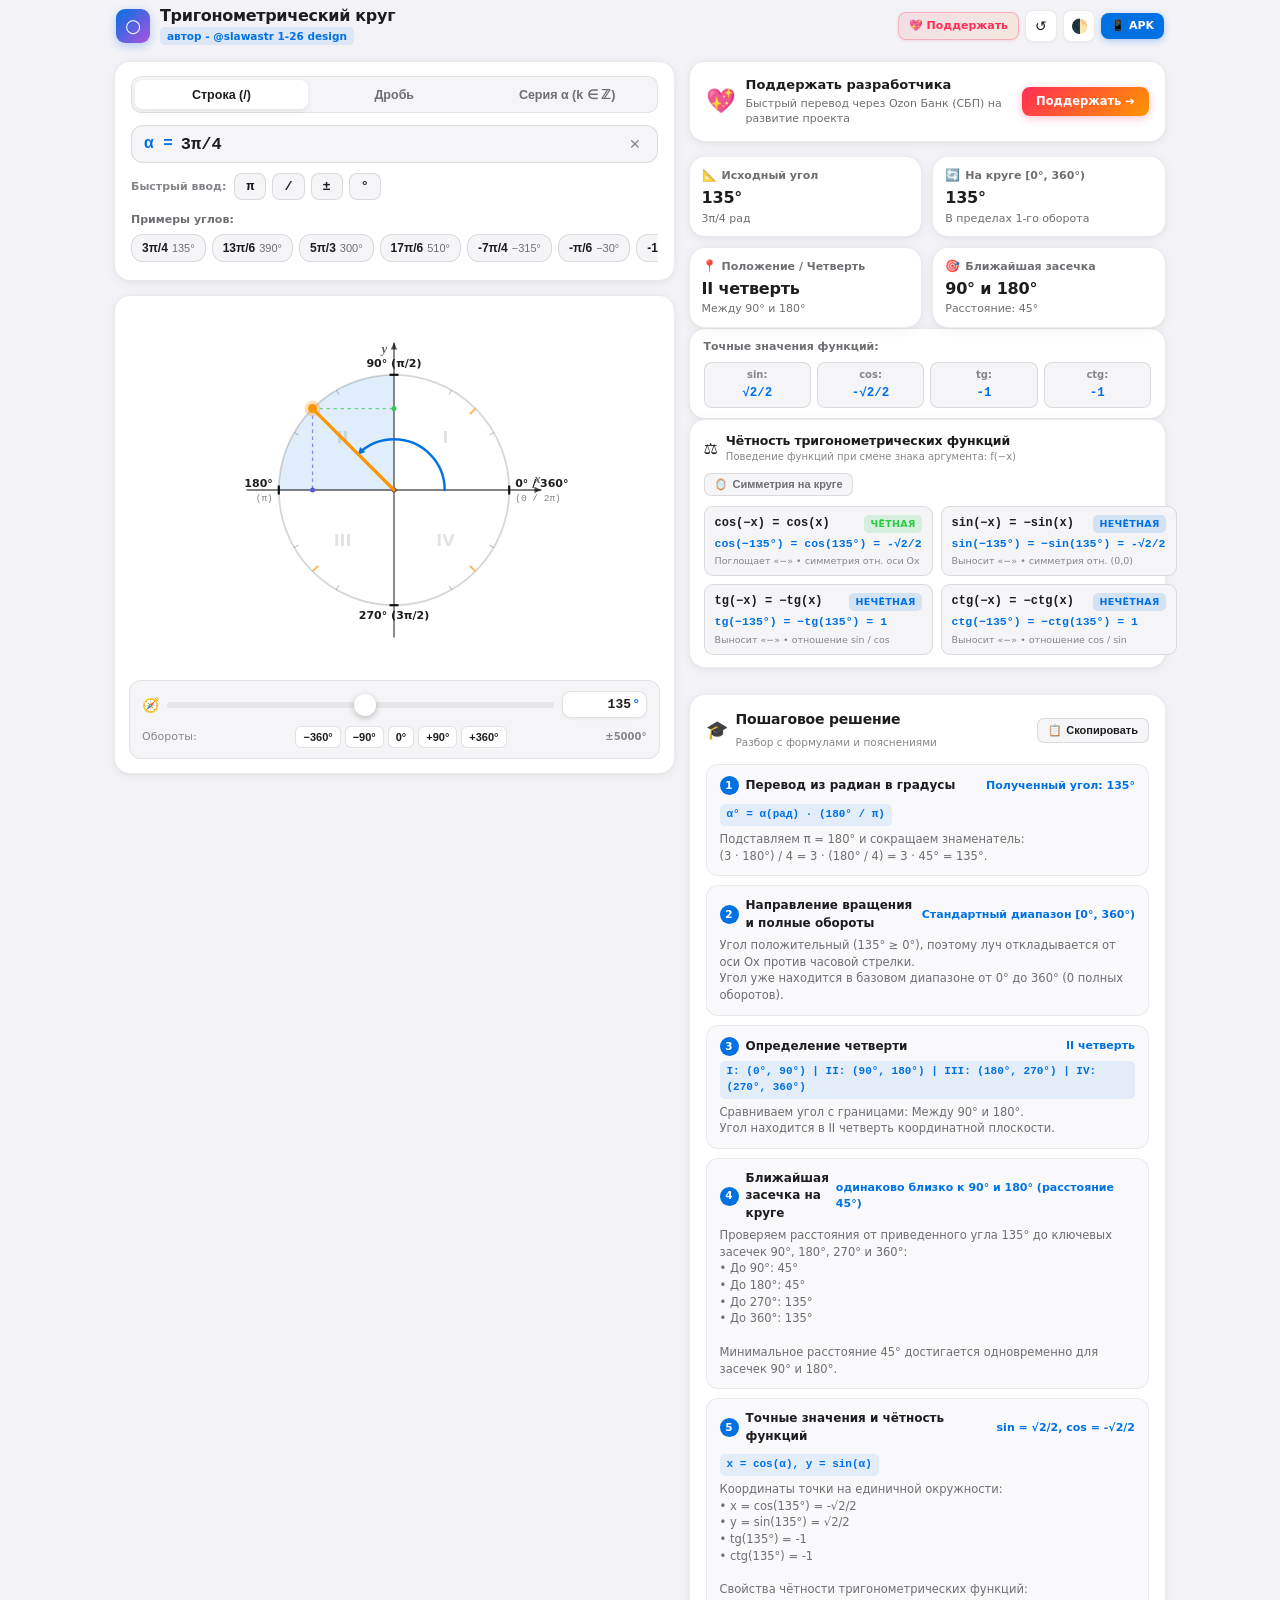
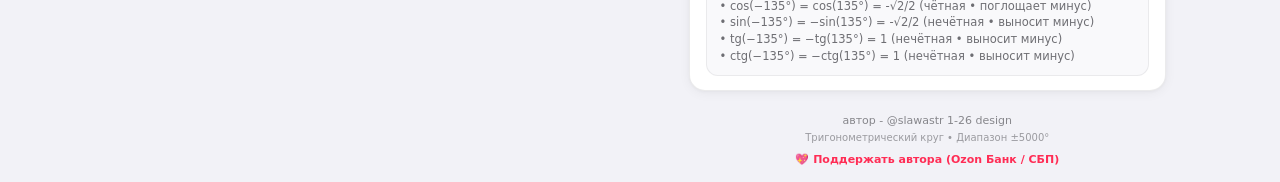
<file: index.html>
<!DOCTYPE html>
<html lang="ru">
<head>
    <meta charset="UTF-8">
    <meta name="viewport" content="width=device-width, initial-scale=1.0, maximum-scale=1.0, user-scalable=no, viewport-fit=cover">
    <title>Тригонометрический круг — @slawastr 1-26 design</title>
    
    <!-- PWA & Mobile Web App Meta -->
    <meta name="apple-mobile-web-app-capable" content="yes">
    <meta name="apple-mobile-web-app-status-bar-style" content="black-translucent">
    <meta name="apple-mobile-web-app-title" content="ТригКруг">
    <meta name="theme-color" content="#121214">
    <link rel="icon" type="image/png" href="icons/icon-192.png">
    <link rel="stylesheet" href="css/style.css?v=1.0.4">
</head>
<body>

    <!-- Main App Container -->
    <div class="app-layout">

        <!-- Top Header Bar (Native mobile & desktop style) -->
        <header class="app-navbar">
            <div class="navbar-brand">
                <div class="app-logo">○</div>
                <div class="brand-info">
                    <h1 class="brand-title">Тригонометрический круг</h1>
                    <span class="brand-author">автор - @slawastr 1-26 design</span>
                </div>
            </div>

            <div class="navbar-actions">
                <a href="https://finance.ozon.ru/apps/sbp/ozonbankpay/01a155d9-e962-7ffe-aa0c-ac329362226c" class="donate-header-pill" target="_blank" title="Поддержать автора через Ozon Банк (СБП)">
                    <span>💖 Поддержать</span>
                </a>
                <button type="button" id="btnReset" class="nav-icon-btn" title="Сбросить угол к 0°">
                    <span>↺</span>
                </button>
                <button type="button" id="themeToggleBtn" class="nav-icon-btn" title="Сменить тему оформления">
                    <span id="themeIcon">🌓</span>
                </button>
                <a href="https://github.com/SLAWASTR/geometry/releases/download/v1.0.0/TrigCircle.apk" class="apk-download-pill" target="_blank" title="Скачать приложение для Android">
                    <span>📱 APK</span>
                </a>
            </div>
        </header>

        <!-- Main Content Area -->
        <main class="content-container">

            <!-- Left Column on Desktop / Main Flow on Mobile -->
            <div class="content-column column-primary">

                <!-- 1. Input Section Card -->
                <section class="ui-card">
                    <!-- Segmented Mode Switcher -->
                    <div class="segmented-control" role="tablist">
                        <button type="button" id="modeInlineBtn" class="segment-btn active" role="tab" aria-selected="true">
                            Строка (/)
                        </button>
                        <button type="button" id="modeFractionBtn" class="segment-btn" role="tab" aria-selected="false">
                            Дробь
                        </button>
                        <button type="button" id="modeSeriesBtn" class="segment-btn" role="tab" aria-selected="false">
                            Серия α (k ∈ ℤ)
                        </button>
                    </div>

                    <!-- Mode 1: Inline Text Input -->
                    <div id="inlineContainer" class="input-pane">
                        <div class="math-input-box">
                            <span class="math-prefix">α =</span>
                            <input type="text" id="inlineInput" class="math-input-field" placeholder="например: 3π/4, 13π/6, -16п/3..." value="3π/4" autocomplete="off" autocorrect="off" autocapitalize="off" spellcheck="false">
                            <button type="button" id="clearInputBtn" class="input-clear-btn" title="Очистить">✕</button>
                        </div>
                        <div class="quick-symbols-bar">
                            <span class="quick-label">Быстрый ввод:</span>
                            <button type="button" class="quick-sym-btn" data-sym="π">π</button>
                            <button type="button" class="quick-sym-btn" data-sym="/">/</button>
                            <button type="button" class="quick-sym-btn" data-sym="−">±</button>
                            <button type="button" class="quick-sym-btn" data-sym="°">°</button>
                        </div>
                    </div>

                    <!-- Mode 2: Textbook Fraction Box -->
                    <div id="fractionContainer" class="input-pane hidden">
                        <div class="fraction-widget">
                            <button type="button" id="signToggleBtn" class="fraction-sign-btn" title="Переключить знак (+/−)">+</button>
                            <div class="fraction-vertical">
                                <input type="text" id="numInput" class="fraction-field" placeholder="3π" value="3π" autocomplete="off" spellcheck="false">
                                <div class="fraction-separator"></div>
                                <input type="text" id="denInput" class="fraction-field" placeholder="4" value="4" autocomplete="off" spellcheck="false">
                            </div>
                            <div class="fraction-options">
                                <div class="options-row">
                                    <button type="button" id="addPiBtn" class="mini-btn">+π</button>
                                    <button type="button" id="clearFracBtn" class="mini-btn">Сброс</button>
                                </div>
                                <div class="denominators-row">
                                    <button type="button" class="den-chip" data-den="2">/2</button>
                                    <button type="button" class="den-chip" data-den="3">/3</button>
                                    <button type="button" class="den-chip" data-den="4">/4</button>
                                    <button type="button" class="den-chip" data-den="6">/6</button>
                                </div>
                            </div>
                        </div>
                    </div>

                    <!-- Mode 3: Series with Alpha (Задание №6) -->
                    <div id="seriesContainer" class="input-pane hidden">
                        <!-- Tasks from textbook / photo -->
                        <div class="series-tasks-shelf">
                            <div class="shelf-label">Задание №6 (из учебника):</div>
                            <div class="series-tasks-grid">
                                <button type="button" class="series-task-pill active" data-series="-α + 2πn, n ∈ Z">
                                    <span class="task-badge">1</span> <b>-α + 2πn</b> <span class="task-param">n ∈ ℤ</span>
                                </button>
                                <button type="button" class="series-task-pill" data-series="α + πl, l ∈ Z">
                                    <span class="task-badge">2</span> <b>α + πl</b> <span class="task-param">l ∈ ℤ</span>
                                </button>
                                <button type="button" class="series-task-pill" data-series="α + π/2 * k, k ∈ Z">
                                    <span class="task-badge">3</span> <b>α + π/2·k</b> <span class="task-param">k ∈ ℤ</span>
                                </button>
                                <button type="button" class="series-task-pill" data-series="-α + π/4 * n, n ∈ Z">
                                    <span class="task-badge">4</span> <b>-α + π/4·n</b> <span class="task-param">n ∈ ℤ</span>
                                </button>
                            </div>
                            <div class="series-tasks-more">
                                <button type="button" class="mini-task-chip" data-series="α + 2πk, k ∈ Z">α + 2πk</button>
                                <button type="button" class="mini-task-chip" data-series="-α + πk, k ∈ Z">-α + πk</button>
                                <button type="button" class="mini-task-chip" data-series="π - α + 2πk, k ∈ Z">π - α + 2πk</button>
                                <button type="button" class="mini-task-chip" data-series="π/2 - α + 2πk, k ∈ Z">π/2 - α + 2πk</button>
                            </div>
                        </div>

                        <!-- Math Input for Series -->
                        <div class="math-input-box" style="margin-top: 10px;">
                            <span class="math-prefix">Серия:</span>
                            <input type="text" id="seriesInput" class="math-input-field" placeholder="например: -α + 2πn, n ∈ Z" value="-α + 2πn, n ∈ Z" autocomplete="off" autocorrect="off" autocapitalize="off" spellcheck="false">
                            <button type="button" id="clearSeriesBtn" class="input-clear-btn" title="Очистить">✕</button>
                        </div>

                        <!-- Quick symbols for series -->
                        <div class="quick-symbols-bar">
                            <span class="quick-label">Вставка:</span>
                            <button type="button" class="quick-series-sym" data-sym="α">α</button>
                            <button type="button" class="quick-series-sym" data-sym="π">π</button>
                            <button type="button" class="quick-series-sym" data-sym="+">+</button>
                            <button type="button" class="quick-series-sym" data-sym="-">−</button>
                            <button type="button" class="quick-series-sym" data-sym="/">/</button>
                            <button type="button" class="quick-series-sym" data-sym="n">n</button>
                            <button type="button" class="quick-series-sym" data-sym="k">k</button>
                            <button type="button" class="quick-series-sym" data-sym="l">l</button>
                            <button type="button" class="quick-series-sym" data-sym=", n ∈ ℤ">, n ∈ ℤ</button>
                        </div>

                        <!-- Reference Alpha Angle Control -->
                        <div class="alpha-control-box">
                            <div class="alpha-control-header">
                                <span class="alpha-label">Опорный угол <b>α</b> (I четверть):</span>
                                <div class="degree-input-wrapper" title="Ввести угол α вручную в градусах">
                                    <input type="number" id="alphaInputField" class="degree-input-field alpha-input-field" min="1" max="89" step="1" value="35">
                                    <span class="degree-unit">°</span>
                                </div>
                            </div>
                            <div class="alpha-slider-row">
                                <input type="range" id="alphaSlider" class="app-range-slider" min="15" max="75" step="1" value="35">
                                <button type="button" id="toggleAlphaRefBtn" class="alpha-toggle-btn active" title="Показывать опорный луч α на круге">
                                    Луч α
                                </button>
                            </div>
                            <div class="alpha-quick-picks">
                                <button type="button" class="alpha-chip" data-deg="30">30°</button>
                                <button type="button" class="alpha-chip active" data-deg="35">35°</button>
                                <button type="button" class="alpha-chip" data-deg="45">45°</button>
                                <button type="button" class="alpha-chip" data-deg="60">60°</button>
                            </div>
                        </div>
                    </div>

                    <!-- Error Banner -->
                    <div id="errorBanner" class="ui-error-banner hidden">
                        <span class="error-icon">⚠️</span>
                        <span id="errorText"></span>
                    </div>

                    <!-- Examples Shelf -->
                    <div class="examples-shelf">
                        <div class="shelf-label">Примеры углов:</div>
                        <div class="examples-list">
                            <button type="button" class="example-pill" data-val="3π/4"><b>3π/4</b> <span class="pill-deg">135°</span></button>
                            <button type="button" class="example-pill" data-val="13π/6"><b>13π/6</b> <span class="pill-deg">390°</span></button>
                            <button type="button" class="example-pill" data-val="5π/3"><b>5π/3</b> <span class="pill-deg">300°</span></button>
                            <button type="button" class="example-pill" data-val="17π/6"><b>17π/6</b> <span class="pill-deg">510°</span></button>
                            <button type="button" class="example-pill" data-val="-7π/4"><b>-7π/4</b> <span class="pill-deg">−315°</span></button>
                            <button type="button" class="example-pill" data-val="-π/6"><b>-π/6</b> <span class="pill-deg">−30°</span></button>
                            <button type="button" class="example-pill" data-val="-11π/6"><b>-11π/6</b> <span class="pill-deg">−330°</span></button>
                            <button type="button" class="example-pill" data-val="-16π/3"><b>-16π/3</b> <span class="pill-deg">−960°</span></button>
                            <button type="button" class="example-pill" data-val="π"><b>π</b> <span class="pill-deg">180°</span></button>
                            <button type="button" class="example-pill" data-val="3π/2"><b>3π/2</b> <span class="pill-deg">270°</span></button>
                        </div>
                    </div>
                </section>

                <!-- 2. Circle Canvas Card -->
                <section class="ui-card circle-section">
                    <div class="canvas-holder">
                        <canvas id="trigCanvas"></canvas>
                    </div>

                    <!-- Angle Slider & Steppers [-5000° ... +5000°] -->
                    <div class="controls-panel">
                        <div class="slider-box">
                            <span class="control-icon">🧭</span>
                            <input type="range" id="angleSlider" class="app-range-slider" min="-5000" max="5000" step="1" value="135">
                            <div class="degree-input-wrapper" title="Ввести градусы угла вручную">
                                <input type="number" id="degreeInputField" class="degree-input-field" min="-5000" max="5000" step="1" value="135">
                                <span class="degree-unit">°</span>
                            </div>
                        </div>

                        <div class="steppers-bar">
                            <span class="steppers-hint">Обороты:</span>
                            <div class="steppers-group">
                                <button type="button" id="stepperMinus360" class="stepper-btn">−360°</button>
                                <button type="button" id="stepperMinus90" class="stepper-btn">−90°</button>
                                <button type="button" id="stepperZero" class="stepper-btn stepper-zero">0°</button>
                                <button type="button" id="stepperPlus90" class="stepper-btn">+90°</button>
                                <button type="button" id="stepperPlus360" class="stepper-btn">+360°</button>
                            </div>
                            <span class="range-hint">±5000°</span>
                        </div>
                    </div>
                </section>

            </div>

            <!-- Right Column on Desktop / Bottom Section on Mobile -->
            <div class="content-column column-secondary">

                <!-- Support Developer Banner Card -->
                <section class="ui-card donate-card">
                    <div class="donate-inner">
                        <div class="donate-badge-wrap">
                            <span class="donate-heart">💖</span>
                            <div class="donate-copy">
                                <div class="donate-title">Поддержать разработчика</div>
                                <div class="donate-desc">Быстрый перевод через Ozon Банк (СБП) на развитие проекта</div>
                            </div>
                        </div>
                        <a href="https://finance.ozon.ru/apps/sbp/ozonbankpay/01a155d9-e962-7ffe-aa0c-ac329362226c" target="_blank" class="donate-cta-button">
                            Поддержать ➔
                        </a>
                    </div>
                </section>

                <!-- 3A. Single Angle Mode Metrics -->
                <div id="standardMetricsSection">
                    <section class="metrics-grid">
                        <div class="ui-card metric-item">
                            <div class="metric-top">
                                <span class="metric-emoji">📐</span>
                                <span class="metric-label">Исходный угол</span>
                            </div>
                            <div id="metricOriginalDeg" class="metric-main">135°</div>
                            <div id="metricOriginalRad" class="metric-desc">3π/4 рад</div>
                        </div>

                        <div class="ui-card metric-item">
                            <div class="metric-top">
                                <span class="metric-emoji">🔄</span>
                                <span class="metric-label">На круге [0°, 360°)</span>
                            </div>
                            <div id="metricNormDeg" class="metric-main">135°</div>
                            <div id="metricTurns" class="metric-desc">В пределах 1-го оборота</div>
                        </div>

                        <div class="ui-card metric-item">
                            <div class="metric-top">
                                <span class="metric-emoji">📍</span>
                                <span class="metric-label">Положение / Четверть</span>
                            </div>
                            <div id="metricQuadrant" class="metric-main">II четверть</div>
                            <div id="metricQuadrantBounds" class="metric-desc">Между 90° и 180°</div>
                        </div>

                        <div class="ui-card metric-item">
                            <div class="metric-top">
                                <span class="metric-emoji">🎯</span>
                                <span class="metric-label">Ближайшая засечка</span>
                            </div>
                            <div id="metricNearest" class="metric-main">90° и 180°</div>
                            <div id="metricNearestDist" class="metric-desc">Расстояние: 45°</div>
                        </div>
                    </section>

                    <!-- Exact Trigonometric Values Strip -->
                    <section class="ui-card trig-functions-strip">
                        <div class="strip-header">Точные значения функций:</div>
                        <div class="functions-row">
                            <div class="function-box">
                                <span class="fn-tag">sin:</span>
                                <span id="valSin" class="fn-value">√2/2</span>
                            </div>
                            <div class="function-box">
                                <span class="fn-tag">cos:</span>
                                <span id="valCos" class="fn-value">-√2/2</span>
                            </div>
                            <div class="function-box">
                                <span class="fn-tag">tg:</span>
                                <span id="valTan" class="fn-value">-1</span>
                            </div>
                            <div class="function-box">
                                <span class="fn-tag">ctg:</span>
                                <span id="valCot" class="fn-value">-1</span>
                            </div>
                        </div>
                    </section>

                    <!-- Parity of Trigonometric Functions Card -->
                    <section class="ui-card parity-card">
                        <div class="parity-header">
                            <div class="parity-title-wrap">
                                <span class="parity-icon">⚖️</span>
                                <div>
                                    <div class="parity-title">Чётность тригонометрических функций</div>
                                    <div class="parity-subtitle">Поведение функций при смене знака аргумента: f(−x)</div>
                                </div>
                            </div>
                            <button type="button" id="toggleParityMirrorBtn" class="parity-toggle-btn" title="Показать точку −x и симметрию на круге">
                                <span class="parity-toggle-icon">🪞</span>
                                <span class="parity-toggle-text">Симметрия на круге</span>
                            </button>
                        </div>

                        <div class="parity-grid">
                            <div class="parity-item parity-even">
                                <div class="parity-item-top">
                                    <span class="parity-formula">cos(−x) = cos(x)</span>
                                    <span class="parity-badge badge-even">ЧЁТНАЯ</span>
                                </div>
                                <div id="parityCosCalc" class="parity-calc">cos(−135°) = cos(135°) = −√2/2</div>
                                <div class="parity-hint">Поглощает «−» • симметрия отн. оси Ox</div>
                            </div>

                            <div class="parity-item parity-odd">
                                <div class="parity-item-top">
                                    <span class="parity-formula">sin(−x) = −sin(x)</span>
                                    <span class="parity-badge badge-odd">НЕЧЁТНАЯ</span>
                                </div>
                                <div id="paritySinCalc" class="parity-calc">sin(−135°) = −sin(135°) = −√2/2</div>
                                <div class="parity-hint">Выносит «−» • симметрия отн. (0,0)</div>
                            </div>

                            <div class="parity-item parity-odd">
                                <div class="parity-item-top">
                                    <span class="parity-formula">tg(−x) = −tg(x)</span>
                                    <span class="parity-badge badge-odd">НЕЧЁТНАЯ</span>
                                </div>
                                <div id="parityTanCalc" class="parity-calc">tg(−135°) = −tg(135°) = 1</div>
                                <div class="parity-hint">Выносит «−» • отношение sin / cos</div>
                            </div>

                            <div class="parity-item parity-odd">
                                <div class="parity-item-top">
                                    <span class="parity-formula">ctg(−x) = −ctg(x)</span>
                                    <span class="parity-badge badge-odd">НЕЧЁТНАЯ</span>
                                </div>
                                <div id="parityCotCalc" class="parity-calc">ctg(−135°) = −ctg(135°) = 1</div>
                                <div class="parity-hint">Выносит «−» • отношение cos / sin</div>
                            </div>
                        </div>
                    </section>
                </div>

                <!-- 3B. Series with Alpha Mode Metrics (Задание №6) -->
                <div id="seriesMetricsSection" class="hidden">
                    <!-- Hero Quadrants Badge Card -->
                    <section class="ui-card series-hero-card">
                        <div class="series-hero-header">
                            <span class="series-hero-emoji">🎯</span>
                            <span class="series-hero-tag">Ответ задания (четверть):</span>
                        </div>
                        <div id="seriesQuadTitle" class="series-hero-title">IV четверть</div>
                        <div id="seriesQuadSub" class="series-hero-sub">1 точка на окружности • полный период 2π</div>
                    </section>

                    <!-- Series Parameters Grid (2x2) -->
                    <section class="metrics-grid">
                        <div class="ui-card metric-item">
                            <div class="metric-top">
                                <span class="metric-emoji">📌</span>
                                <span class="metric-label">Базовый угол</span>
                            </div>
                            <div id="seriesBaseAngle" class="metric-main">-α</div>
                            <div id="seriesBaseAngleDesc" class="metric-desc">По часовой стрелке</div>
                        </div>

                        <div class="ui-card metric-item">
                            <div class="metric-top">
                                <span class="metric-emoji">🔄</span>
                                <span class="metric-label">Период (шаг)</span>
                            </div>
                            <div id="seriesPeriod" class="metric-main">2π (360°)</div>
                            <div id="seriesPeriodDesc" class="metric-desc">Полный оборот</div>
                        </div>

                        <div class="ui-card metric-item">
                            <div class="metric-top">
                                <span class="metric-emoji">🔢</span>
                                <span class="metric-label">Параметр</span>
                            </div>
                            <div id="seriesParam" class="metric-main">n ∈ ℤ</div>
                            <div class="metric-desc">Любое целое число</div>
                        </div>

                        <div class="ui-card metric-item">
                            <div class="metric-top">
                                <span class="metric-emoji">📍</span>
                                <span class="metric-label">Число точек</span>
                            </div>
                            <div id="seriesNumPoints" class="metric-main">1 точка</div>
                            <div class="metric-desc">На единичном круге</div>
                        </div>
                    </section>

                    <!-- Points Table Card -->
                    <section class="ui-card series-points-card">
                        <div class="series-points-header">
                            <span>Положения лучей на круге:</span>
                            <span id="seriesPointsCountBadge" class="points-badge">1 точка</span>
                        </div>
                        <div id="seriesPointsList" class="series-points-list">
                            <!-- Populated dynamically -->
                        </div>
                    </section>
                </div>

                <!-- 5. Step-by-Step Educational Solution -->
                <section class="ui-card solution-section">
                    <div class="solution-top-bar">
                        <div class="solution-title-wrap">
                            <span class="solution-emoji">🎓</span>
                            <div>
                                <h2 class="solution-heading">Пошаговое решение</h2>
                                <span class="solution-subheading">Разбор с формулами и пояснениями</span>
                            </div>
                        </div>
                        <button type="button" id="copySolutionBtn" class="copy-action-btn" title="Скопировать всё решение">
                            <span class="copy-icon">📋</span>
                            <span id="copyBtnText">Скопировать</span>
                        </button>
                    </div>

                    <div id="stepsContainer" class="steps-flow">
                        <!-- Populated dynamically -->
                    </div>
                </section>

                <!-- Footer Attribution -->
                <footer class="app-footer">
                    <div class="footer-author">автор - @slawastr 1-26 design</div>
                    <div class="footer-meta">Тригонометрический круг • Диапазон ±5000°</div>
                    <div style="margin-top: 6px;">
                        <a href="https://finance.ozon.ru/apps/sbp/ozonbankpay/01a155d9-e962-7ffe-aa0c-ac329362226c" target="_blank" class="footer-donate-link">💖 Поддержать автора (Ozon Банк / СБП)</a>
                    </div>
                </footer>

            </div>

        </main>

    </div>

    <!-- Application Scripts -->
    <script src="js/trigEngine.js?v=1.0.4"></script>
    <script src="js/circleCanvas.js?v=1.0.4"></script>
    <script src="js/app.js?v=1.0.4"></script>
    <script>
        // Completely disable offline caching, unregister Service Workers, and clear caches
        if ('serviceWorker' in navigator) {
            navigator.serviceWorker.getRegistrations().then(function(registrations) {
                for (var i = 0; i < registrations.length; i++) {
                    registrations[i].unregister();
                }
            });
        }
        if ('caches' in window) {
            caches.keys().then(function(keys) {
                keys.forEach(function(key) {
                    caches.delete(key);
                });
            });
        }
    </script>
</body>
</html>
</file>
<file: css/style.css>
/**
 * Clean & Modern Apple Design System for Trigonometric Circle
 * Автор: @slawastr 1-26 design
 */

:root {
    /* Apple Light Palette */
    --app-bg: #f2f2f7;
    --card-bg: #ffffff;
    --card-border: rgba(60, 60, 67, 0.1);
    --card-shadow: 0 2px 12px rgba(0, 0, 0, 0.05), 0 1px 3px rgba(0, 0, 0, 0.03);
    --input-bg: #f5f5f7;
    --input-border: rgba(60, 60, 67, 0.15);
    --text-primary: #1d1d1f;
    --text-secondary: #6e6e73;
    --text-tertiary: #86868b;
    --accent-blue: #0071e3;
    --accent-blue-hover: #0077ed;
    --accent-blue-subtle: rgba(0, 113, 227, 0.09);
    --accent-orange: #ff9500;
    --accent-green: #34c759;
    --accent-red: #ff3b30;
    --accent-purple: #af52de;
    --slider-track: #e5e5ea;
    --step-card-bg: #f9f9fb;
    --step-card-border: rgba(60, 60, 67, 0.08);
    --radius-sm: 8px;
    --radius-md: 12px;
    --radius-lg: 16px;
}

[data-theme="dark"] {
    /* Apple Dark Palette */
    --app-bg: #121214;
    --card-bg: #1c1c1e;
    --card-border: rgba(255, 255, 255, 0.1);
    --card-shadow: 0 4px 18px rgba(0, 0, 0, 0.4);
    --input-bg: #2c2c2e;
    --input-border: rgba(255, 255, 255, 0.14);
    --text-primary: #f5f5f7;
    --text-secondary: #98989d;
    --text-tertiary: #6e6e73;
    --accent-blue: #0a84ff;
    --accent-blue-hover: #2691ff;
    --accent-blue-subtle: rgba(10, 132, 255, 0.16);
    --accent-orange: #ff9f0a;
    --accent-green: #30d158;
    --accent-red: #ff453a;
    --accent-purple: #bf5af2;
    --slider-track: #38383a;
    --step-card-bg: #242428;
    --step-card-border: rgba(255, 255, 255, 0.08);
}

@media (prefers-color-scheme: dark) {
    :root:not([data-theme="light"]) {
        --app-bg: #121214;
        --card-bg: #1c1c1e;
        --card-border: rgba(255, 255, 255, 0.1);
        --card-shadow: 0 4px 18px rgba(0, 0, 0, 0.4);
        --input-bg: #2c2c2e;
        --input-border: rgba(255, 255, 255, 0.14);
        --text-primary: #f5f5f7;
        --text-secondary: #98989d;
        --text-tertiary: #6e6e73;
        --accent-blue: #0a84ff;
        --accent-blue-hover: #2691ff;
        --accent-blue-subtle: rgba(10, 132, 255, 0.16);
        --accent-orange: #ff9f0a;
        --accent-green: #30d158;
        --accent-red: #ff453a;
        --accent-purple: #bf5af2;
        --slider-track: #38383a;
        --step-card-bg: #242428;
        --step-card-border: rgba(255, 255, 255, 0.08);
    }
}

* {
    box-sizing: border-box;
    margin: 0;
    padding: 0;
    -webkit-tap-highlight-color: transparent;
}

html, body {
    width: 100%;
    min-height: 100%;
    background-color: var(--app-bg);
    color: var(--text-primary);
    font-family: -apple-system, BlinkMacSystemFont, "SF Pro Text", "SF Pro Display", system-ui, sans-serif;
    line-height: 1.45;
    -webkit-font-smoothing: antialiased;
    -moz-osx-font-smoothing: grayscale;
}

/* App Container */
.app-layout {
    width: 100%;
    max-width: 1080px;
    margin: 0 auto;
    padding: env(safe-area-inset-top, 10px) 14px env(safe-area-inset-bottom, 24px) 14px;
    display: flex;
    flex-direction: column;
    gap: 14px;
}

/* Navigation Header */
.app-navbar {
    display: flex;
    align-items: center;
    justify-content: space-between;
    padding: 6px 2px 2px 2px;
}

.navbar-brand {
    display: flex;
    align-items: center;
    gap: 10px;
}

.app-logo {
    width: 34px;
    height: 34px;
    border-radius: 9px;
    background: linear-gradient(135deg, var(--accent-blue), var(--accent-purple));
    color: #ffffff;
    display: flex;
    align-items: center;
    justify-content: center;
    font-size: 18px;
    font-weight: 700;
    box-shadow: 0 3px 8px rgba(0, 113, 227, 0.28);
    flex-shrink: 0;
}

.brand-info {
    display: flex;
    flex-direction: column;
    gap: 2px;
}

.brand-title {
    font-size: 16px;
    font-weight: 700;
    letter-spacing: -0.3px;
    line-height: 1.2;
}

.brand-author {
    font-size: 10.5px;
    font-weight: 600;
    color: var(--accent-blue);
    background: var(--accent-blue-subtle);
    padding: 1.5px 7px;
    border-radius: 5px;
    align-self: flex-start;
}

.navbar-actions {
    display: flex;
    align-items: center;
    gap: 6px;
}

.donate-header-pill {
    display: inline-flex;
    align-items: center;
    gap: 4px;
    padding: 5px 10px;
    background: linear-gradient(135deg, rgba(255, 45, 85, 0.1), rgba(255, 149, 0, 0.1));
    border: 1px solid rgba(255, 45, 85, 0.28);
    color: #ff2d55;
    font-size: 11px;
    font-weight: 700;
    border-radius: 8px;
    text-decoration: none;
    transition: all 0.15s ease;
    box-shadow: 0 1px 3px rgba(255, 45, 85, 0.12);
}

[data-theme="dark"] .donate-header-pill {
    color: #ff375f;
    border-color: rgba(255, 55, 95, 0.4);
    background: rgba(255, 55, 95, 0.14);
}

.donate-header-pill:hover {
    background: linear-gradient(135deg, rgba(255, 45, 85, 0.18), rgba(255, 149, 0, 0.18));
    transform: translateY(-0.5px);
}

.donate-header-pill:active {
    transform: scale(0.96);
}

.nav-icon-btn {
    width: 32px;
    height: 32px;
    border-radius: 8px;
    border: 1px solid var(--card-border);
    background: var(--card-bg);
    color: var(--text-primary);
    cursor: pointer;
    display: flex;
    align-items: center;
    justify-content: center;
    font-size: 14px;
    transition: transform 0.12s ease, background-color 0.15s ease;
    box-shadow: 0 1px 3px rgba(0, 0, 0, 0.04);
}

.nav-icon-btn:active {
    transform: scale(0.94);
}

.apk-download-pill {
    display: inline-flex;
    align-items: center;
    gap: 4px;
    padding: 5px 10px;
    background: var(--accent-blue);
    color: #ffffff;
    font-size: 11px;
    font-weight: 600;
    border-radius: 8px;
    text-decoration: none;
    transition: transform 0.12s ease, opacity 0.15s ease;
    box-shadow: 0 2px 6px rgba(0, 113, 227, 0.3);
}

.apk-download-pill:active {
    transform: scale(0.95);
}

/* Main Content Container (Rock-solid for Safari on macOS & Android) */
.content-container {
    display: grid;
    grid-template-columns: minmax(0, 1.08fr) minmax(0, 0.92fr);
    gap: 14px;
    align-items: start;
    width: 100%;
}

.content-column {
    display: flex;
    flex-direction: column;
    gap: 14px;
    min-width: 0;
    width: 100%;
}

/* Support Developer Banner Card */
.donate-card {
    background: linear-gradient(135deg, rgba(255, 149, 0, 0.08), rgba(255, 45, 85, 0.08)), var(--card-bg);
    border: 1px solid rgba(255, 149, 0, 0.28);
    padding: 12px 14px;
}

.donate-inner {
    display: flex;
    align-items: center;
    justify-content: space-between;
    gap: 12px;
    flex-wrap: wrap;
}

.donate-badge-wrap {
    display: flex;
    align-items: center;
    gap: 10px;
    flex: 1;
    min-width: 180px;
}

.donate-heart {
    font-size: 24px;
    flex-shrink: 0;
}

.donate-copy {
    display: flex;
    flex-direction: column;
    gap: 2px;
}

.donate-title {
    font-size: 13px;
    font-weight: 700;
    color: var(--text-primary);
}

.donate-desc {
    font-size: 11px;
    color: var(--text-secondary);
    line-height: 1.35;
}

.donate-cta-button {
    padding: 6px 14px;
    background: linear-gradient(135deg, #ff2d55, #ff9500);
    color: #ffffff;
    font-size: 11.5px;
    font-weight: 700;
    border-radius: 8px;
    text-decoration: none;
    white-space: nowrap;
    transition: all 0.15s ease;
    box-shadow: 0 2px 8px rgba(255, 45, 85, 0.3);
    flex-shrink: 0;
}

.donate-cta-button:hover {
    opacity: 0.94;
    transform: translateY(-0.5px);
}

.donate-cta-button:active {
    transform: scale(0.96);
}

.footer-donate-link {
    color: #ff2d55;
    text-decoration: none;
    font-weight: 600;
    font-size: 11px;
    transition: opacity 0.15s ease;
}

.footer-donate-link:hover {
    text-decoration: underline;
}


/* Reusable Clean Card */
.ui-card {
    background: var(--card-bg);
    border: 1px solid var(--card-border);
    border-radius: var(--radius-lg);
    padding: 14px 16px;
    box-shadow: var(--card-shadow);
    min-width: 0;
}

/* Segmented Control */
.segmented-control {
    display: flex;
    background: var(--input-bg);
    padding: 3px;
    border-radius: 10px;
    border: 1px solid var(--card-border);
    margin-bottom: 12px;
}

.segment-btn {
    flex: 1;
    padding: 7px 10px;
    font-size: 12.5px;
    font-weight: 600;
    border: none;
    background: transparent;
    color: var(--text-secondary);
    border-radius: 8px;
    cursor: pointer;
    transition: all 0.16s ease;
    text-align: center;
}

.segment-btn.active {
    background: var(--card-bg);
    color: var(--text-primary);
    box-shadow: 0 2px 6px rgba(0, 0, 0, 0.08);
}

/* Math Input Box */
.math-input-box {
    display: flex;
    align-items: center;
    background: var(--input-bg);
    border: 1.5px solid var(--input-border);
    border-radius: var(--radius-md);
    padding: 6px 12px;
    gap: 8px;
    transition: border-color 0.15s ease, box-shadow 0.15s ease;
}

.math-input-box:focus-within {
    border-color: var(--accent-blue);
    box-shadow: 0 0 0 3px var(--accent-blue-subtle);
}

.math-prefix {
    font-family: ui-monospace, SFMono-Regular, Menlo, monospace;
    font-weight: 700;
    color: var(--accent-blue);
    font-size: 16px;
    flex-shrink: 0;
}

.math-input-field {
    flex: 1;
    min-width: 0;
    border: none;
    background: transparent;
    font-size: 17px;
    font-family: ui-monospace, SFMono-Regular, Menlo, monospace;
    font-weight: 600;
    color: var(--text-primary);
    outline: none;
}

.input-clear-btn {
    background: none;
    border: none;
    color: var(--text-tertiary);
    font-size: 14px;
    cursor: pointer;
    padding: 4px;
    flex-shrink: 0;
}

.input-clear-btn:hover {
    color: var(--text-primary);
}

/* Quick Symbols Toolbar */
.quick-symbols-bar {
    display: flex;
    align-items: center;
    gap: 6px;
    margin-top: 10px;
    flex-wrap: wrap;
}

.quick-label {
    font-size: 11px;
    font-weight: 600;
    color: var(--text-tertiary);
    margin-right: 2px;
}

.quick-sym-btn {
    padding: 5px 11px;
    border: 1px solid var(--input-border);
    background: var(--input-bg);
    color: var(--text-primary);
    font-size: 13.5px;
    font-family: ui-monospace, monospace;
    font-weight: 700;
    border-radius: var(--radius-sm);
    cursor: pointer;
    transition: all 0.12s ease;
}

.quick-sym-btn:active {
    transform: scale(0.95);
    background: var(--accent-blue-subtle);
}

/* Textbook Fraction Box */
.fraction-widget {
    display: flex;
    align-items: center;
    justify-content: center;
    gap: 14px;
    padding: 10px 0;
}

.fraction-sign-btn {
    width: 42px;
    height: 42px;
    font-size: 24px;
    font-weight: 700;
    border-radius: 10px;
    border: 1.5px solid var(--input-border);
    background: var(--input-bg);
    color: var(--text-primary);
    cursor: pointer;
    flex-shrink: 0;
}

.fraction-sign-btn.negative {
    color: var(--accent-red);
    background: rgba(255, 59, 48, 0.12);
    border-color: rgba(255, 59, 48, 0.35);
}

.fraction-vertical {
    display: flex;
    flex-direction: column;
    align-items: center;
    gap: 3px;
}

.fraction-field {
    width: 105px;
    height: 35px;
    border-radius: 8px;
    border: 1.5px solid var(--input-border);
    background: var(--input-bg);
    color: var(--text-primary);
    font-size: 17px;
    font-family: ui-monospace, monospace;
    font-weight: 700;
    text-align: center;
    outline: none;
}

.fraction-field:focus {
    border-color: var(--accent-blue);
    box-shadow: 0 0 0 3px var(--accent-blue-subtle);
}

.fraction-separator {
    width: 115px;
    height: 2.5px;
    background: var(--text-primary);
    border-radius: 2px;
}

.fraction-options {
    display: flex;
    flex-direction: column;
    gap: 6px;
}

.options-row,
.denominators-row {
    display: flex;
    gap: 5px;
}

.mini-btn,
.den-chip {
    padding: 5px 8px;
    font-size: 11px;
    font-weight: 700;
    border: 1px solid var(--input-border);
    border-radius: 6px;
    background: var(--input-bg);
    color: var(--text-primary);
    cursor: pointer;
    transition: all 0.12s ease;
}

.mini-btn:hover,
.den-chip:hover {
    border-color: var(--accent-blue);
    background: var(--accent-blue-subtle);
    color: var(--accent-blue);
}

/* Error Banner */
.ui-error-banner {
    display: flex;
    align-items: center;
    gap: 8px;
    background: rgba(255, 149, 0, 0.12);
    border: 1px solid rgba(255, 149, 0, 0.3);
    color: var(--text-primary);
    font-size: 12px;
    font-weight: 500;
    padding: 8px 12px;
    border-radius: var(--radius-sm);
    margin-top: 10px;
}

/* Examples Shelf */
.examples-shelf {
    margin-top: 12px;
}

.shelf-label {
    font-size: 11px;
    font-weight: 600;
    color: var(--text-secondary);
    margin-bottom: 6px;
}

.examples-list {
    display: flex;
    gap: 6px;
    overflow-x: auto;
    padding-bottom: 4px;
    scrollbar-width: none;
}

.examples-list::-webkit-scrollbar {
    display: none;
}

.example-pill {
    flex-shrink: 0;
    padding: 6px 10px;
    background: var(--input-bg);
    border: 1px solid var(--input-border);
    border-radius: 12px;
    font-size: 12px;
    font-weight: 600;
    color: var(--text-primary);
    cursor: pointer;
    display: flex;
    align-items: center;
    gap: 4px;
    transition: all 0.12s ease;
}

.example-pill:hover {
    border-color: var(--accent-blue);
    transform: translateY(-1px);
}

.example-pill:active {
    transform: scale(0.96);
}

.pill-deg {
    font-size: 11px;
    color: var(--text-secondary);
    font-weight: 400;
}

/* Circle Canvas Section (The HERO) */
.circle-section {
    display: flex;
    flex-direction: column;
    align-items: center;
    padding: 12px 14px 14px 14px;
}

.canvas-holder {
    width: 100%;
    display: flex;
    justify-content: center;
    align-items: center;
    margin: 2px 0 10px 0;
}

#trigCanvas {
    touch-action: none;
    border-radius: 50%;
    cursor: crosshair;
    display: block;
    max-width: 100%;
}

#trigCanvas:active {
    cursor: grabbing;
}

/* Slider & Steppers Controls */
.controls-panel {
    width: 100%;
    background: var(--input-bg);
    border: 1px solid var(--card-border);
    border-radius: var(--radius-md);
    padding: 10px 12px;
    display: flex;
    flex-direction: column;
    gap: 8px;
}

.slider-box {
    display: flex;
    align-items: center;
    gap: 8px;
}

.control-icon {
    font-size: 14px;
    flex-shrink: 0;
}

.app-range-slider {
    flex: 1;
    -webkit-appearance: none;
    appearance: none;
    height: 6px;
    border-radius: 3px;
    background: var(--slider-track);
    outline: none;
}

.app-range-slider::-webkit-slider-thumb {
    -webkit-appearance: none;
    appearance: none;
    width: 22px;
    height: 22px;
    border-radius: 50%;
    background: #ffffff;
    box-shadow: 0 2px 6px rgba(0, 0, 0, 0.25);
    cursor: pointer;
    border: none;
}

.slider-badge {
    font-family: ui-monospace, monospace;
    font-weight: 700;
    font-size: 13px;
    min-width: 58px;
    text-align: right;
    color: var(--text-primary);
}

.degree-input-wrapper {
    display: inline-flex;
    align-items: center;
    background: var(--card-bg);
    border: 1.5px solid var(--input-border);
    border-radius: 9px;
    padding: 3px 6px 3px 8px;
    transition: all 0.15s ease;
    box-shadow: 0 1px 3px rgba(0, 0, 0, 0.06);
    flex-shrink: 0;
}

.degree-input-wrapper:hover {
    border-color: rgba(0, 113, 227, 0.5);
}

.degree-input-wrapper:focus-within {
    border-color: var(--accent-blue);
    box-shadow: 0 0 0 3px var(--accent-blue-subtle);
    background: var(--card-bg);
}

.degree-input-field {
    width: 60px;
    background: transparent;
    border: none;
    outline: none;
    font-size: 13px;
    font-weight: 700;
    color: var(--text-primary);
    text-align: right;
    font-family: ui-monospace, SFMono-Regular, Menlo, Monaco, Consolas, monospace;
    font-variant-numeric: tabular-nums;
    -moz-appearance: textfield;
}

.degree-input-field::-webkit-outer-spin-button,
.degree-input-field::-webkit-inner-spin-button {
    -webkit-appearance: none;
    margin: 0;
}

.degree-unit {
    font-size: 13px;
    font-weight: 800;
    color: var(--accent-blue);
    margin-left: 2px;
    user-select: none;
}

.alpha-input-field {
    width: 38px;
    font-size: 12.5px;
}

.steppers-bar {
    display: flex;
    align-items: center;
    justify-content: space-between;
    gap: 6px;
}

.steppers-hint {
    font-size: 11px;
    color: var(--text-tertiary);
    font-weight: 500;
}

.steppers-group {
    display: flex;
    gap: 4px;
}

.stepper-btn {
    padding: 4px 7px;
    font-size: 11px;
    font-weight: 600;
    border-radius: 6px;
    border: 1px solid var(--input-border);
    background: var(--card-bg);
    color: var(--text-primary);
    cursor: pointer;
    transition: all 0.12s ease;
}

.stepper-btn:hover {
    border-color: var(--accent-blue);
    background: var(--accent-blue-subtle);
    color: var(--accent-blue);
}

.stepper-btn:active {
    transform: scale(0.95);
}

.stepper-zero {
    font-weight: 700;
}

.range-hint {
    font-size: 10px;
    font-weight: 600;
    color: var(--text-tertiary);
}

/* Metrics Grid */
.metrics-grid {
    display: grid;
    grid-template-columns: 1fr 1fr;
    gap: 10px;
}

.metric-item {
    padding: 10px 12px;
}

.metric-top {
    display: flex;
    align-items: center;
    gap: 5px;
    margin-bottom: 2px;
}

.metric-emoji {
    font-size: 12px;
}

.metric-label {
    font-size: 11px;
    font-weight: 600;
    color: var(--text-secondary);
}

.metric-main {
    font-size: 16px;
    font-weight: 700;
    letter-spacing: -0.2px;
    color: var(--text-primary);
    margin: 2px 0;
}

.metric-desc {
    font-size: 11px;
    color: var(--text-secondary);
    line-height: 1.3;
}

/* Exact Trigonometric Functions Strip */
.trig-functions-strip {
    padding: 10px 14px;
}

.strip-header {
    font-size: 11px;
    font-weight: 600;
    color: var(--text-secondary);
    margin-bottom: 7px;
}

.functions-row {
    display: grid;
    grid-template-columns: repeat(4, 1fr);
    gap: 6px;
}

.function-box {
    background: var(--input-bg);
    border: 1px solid var(--input-border);
    border-radius: 8px;
    padding: 5px 6px;
    display: flex;
    flex-direction: column;
    align-items: center;
    gap: 2px;
}

.fn-tag {
    font-size: 10px;
    font-weight: 600;
    color: var(--text-tertiary);
}

.fn-value {
    font-family: ui-monospace, monospace;
    font-size: 12.5px;
    font-weight: 700;
    color: var(--accent-blue);
}

/* Parity of Trigonometric Functions Card */
.parity-card {
    padding: 12px 14px;
    margin-bottom: 12px;
}

.parity-header {
    display: flex;
    align-items: center;
    justify-content: space-between;
    gap: 8px;
    margin-bottom: 10px;
    flex-wrap: wrap;
}

.parity-title-wrap {
    display: flex;
    align-items: center;
    gap: 8px;
}

.parity-icon {
    font-size: 16px;
    line-height: 1;
}

.parity-title {
    font-size: 12.5px;
    font-weight: 700;
    color: var(--text-primary);
    letter-spacing: -0.15px;
}

.parity-subtitle {
    font-size: 10px;
    color: var(--text-tertiary);
}

.parity-toggle-btn {
    display: inline-flex;
    align-items: center;
    gap: 5px;
    padding: 4px 9px;
    font-size: 11px;
    font-weight: 600;
    border-radius: 7px;
    border: 1px solid var(--input-border);
    background: var(--input-bg);
    color: var(--text-secondary);
    cursor: pointer;
    transition: all 0.15s ease;
    white-space: nowrap;
}

.parity-toggle-btn:hover {
    border-color: var(--accent-blue);
    color: var(--accent-blue);
    background: var(--card-bg);
}

.parity-toggle-btn.active {
    background: var(--accent-blue);
    border-color: var(--accent-blue);
    color: #ffffff;
    box-shadow: 0 1px 3px rgba(0, 113, 227, 0.35);
}

.parity-grid {
    display: grid;
    grid-template-columns: repeat(2, 1fr);
    gap: 8px;
}

@media (max-width: 480px) {
    .parity-grid {
        grid-template-columns: 1fr;
    }
}

.parity-item {
    background: var(--input-bg);
    border: 1px solid var(--input-border);
    border-radius: 9px;
    padding: 8px 10px;
    display: flex;
    flex-direction: column;
    gap: 3px;
    transition: all 0.15s ease;
}

.parity-item:hover {
    border-color: rgba(0, 113, 227, 0.4);
}

.parity-item-top {
    display: flex;
    align-items: center;
    justify-content: space-between;
    gap: 6px;
}

.parity-formula {
    font-size: 12px;
    font-weight: 700;
    color: var(--text-primary);
    font-family: ui-monospace, SFMono-Regular, Menlo, Monaco, Consolas, monospace;
}

.parity-badge {
    font-size: 9.5px;
    font-weight: 800;
    letter-spacing: 0.3px;
    padding: 2px 6px;
    border-radius: 5px;
    text-transform: uppercase;
}

.badge-even {
    background: rgba(52, 199, 89, 0.16);
    color: #28cd41;
}

[data-theme="dark"] .badge-even {
    background: rgba(48, 209, 88, 0.22);
    color: #30d158;
}

.badge-odd {
    background: rgba(0, 113, 227, 0.14);
    color: var(--accent-blue);
}

[data-theme="dark"] .badge-odd {
    background: rgba(10, 132, 255, 0.22);
    color: #0a84ff;
}

.parity-calc {
    font-size: 11.5px;
    font-weight: 700;
    color: var(--accent-blue);
    font-family: ui-monospace, SFMono-Regular, Menlo, Monaco, Consolas, monospace;
    white-space: nowrap;
    overflow: hidden;
    text-overflow: ellipsis;
}

.parity-hint {
    font-size: 9.5px;
    color: var(--text-tertiary);
    line-height: 1.25;
}

/* Step-by-Step Educational Solution */
.solution-section {
    padding: 14px 16px;
}

.solution-top-bar {
    display: flex;
    align-items: center;
    justify-content: space-between;
    margin-bottom: 12px;
}

.solution-title-wrap {
    display: flex;
    align-items: center;
    gap: 8px;
}

.solution-emoji {
    font-size: 18px;
}

.solution-heading {
    font-size: 14px;
    font-weight: 700;
    letter-spacing: -0.2px;
}

.solution-subheading {
    font-size: 10.5px;
    color: var(--text-tertiary);
}

.copy-action-btn {
    padding: 5px 10px;
    font-size: 11px;
    font-weight: 600;
    border-radius: 7px;
    border: 1px solid var(--input-border);
    background: var(--input-bg);
    color: var(--text-primary);
    cursor: pointer;
    display: inline-flex;
    align-items: center;
    gap: 4px;
    transition: all 0.12s ease;
}

.copy-action-btn:hover {
    background: var(--card-bg);
    border-color: var(--accent-blue);
}

.copy-action-btn.copied {
    color: var(--accent-green);
    border-color: var(--accent-green);
    background: rgba(52, 199, 89, 0.1);
}

/* Steps Flow */
.steps-flow {
    display: flex;
    flex-direction: column;
    gap: 9px;
}

.step-card {
    background: var(--step-card-bg);
    border-radius: var(--radius-md);
    padding: 11px 13px;
    border: 1px solid var(--step-card-border);
}

.step-card-header {
    display: flex;
    align-items: center;
    gap: 7px;
    margin-bottom: 5px;
}

.step-badge {
    width: 19px;
    height: 19px;
    border-radius: 50%;
    background: var(--accent-blue);
    color: #ffffff;
    font-size: 10.5px;
    font-weight: 700;
    display: flex;
    align-items: center;
    justify-content: center;
    flex-shrink: 0;
}

.step-title {
    font-size: 12px;
    font-weight: 700;
    flex: 1;
}

.step-summary {
    font-size: 11px;
    font-weight: 600;
    color: var(--accent-blue);
}

.step-formula {
    font-family: ui-monospace, SFMono-Regular, monospace;
    font-size: 11px;
    font-weight: 600;
    color: var(--accent-blue);
    background: var(--accent-blue-subtle);
    padding: 3px 7px;
    border-radius: 5px;
    display: inline-block;
    margin-bottom: 5px;
}

.step-explanation {
    font-size: 11.5px;
    color: var(--text-secondary);
    line-height: 1.45;
}

.empty-steps {
    text-align: center;
    padding: 20px 10px;
    color: var(--text-tertiary);
    font-size: 12px;
}

/* Footer Attribution */
.app-footer {
    text-align: center;
    padding: 8px 0 16px 0;
    font-size: 11px;
    color: var(--text-tertiary);
}

.footer-meta {
    font-size: 10px;
    opacity: 0.8;
    margin-top: 2px;
}

.hidden {
    display: none !important;
}

/* ==========================================================================
   Series with Alpha (Задание №6) Styles
   ========================================================================== */

.series-tasks-shelf {
    display: flex;
    flex-direction: column;
    gap: 8px;
    margin-bottom: 8px;
}

.series-tasks-grid {
    display: grid;
    grid-template-columns: repeat(2, 1fr);
    gap: 6px;
}

.series-task-pill {
    display: flex;
    align-items: center;
    gap: 6px;
    padding: 8px 10px;
    background: var(--input-bg);
    border: 1px solid var(--input-border);
    border-radius: 10px;
    font-size: 12px;
    color: var(--text-primary);
    cursor: pointer;
    transition: all 0.15s ease;
    text-align: left;
}

.series-task-pill:hover {
    border-color: var(--accent-blue);
    background: var(--card-bg-hover);
    transform: translateY(-0.5px);
}

.series-task-pill.active {
    border-color: var(--accent-blue);
    background: var(--accent-blue-subtle);
    color: var(--accent-blue);
    box-shadow: 0 1px 4px rgba(0, 113, 227, 0.15);
}

.task-badge {
    display: inline-flex;
    align-items: center;
    justify-content: center;
    width: 18px;
    height: 18px;
    background: var(--accent-blue);
    color: #ffffff;
    font-size: 10px;
    font-weight: 700;
    border-radius: 6px;
    flex-shrink: 0;
}

.series-task-pill.active .task-badge {
    background: var(--accent-blue);
}

.task-param {
    font-size: 10.5px;
    color: var(--text-secondary);
    margin-left: auto;
}

.series-tasks-more {
    display: flex;
    gap: 5px;
    flex-wrap: wrap;
    margin-top: 2px;
}

.mini-task-chip {
    padding: 4px 8px;
    background: var(--input-bg);
    border: 1px solid var(--input-border);
    border-radius: 8px;
    font-size: 11px;
    color: var(--text-secondary);
    cursor: pointer;
    transition: all 0.12s ease;
}

.mini-task-chip:hover {
    border-color: var(--accent-blue);
    color: var(--text-primary);
}

.mini-task-chip.active {
    border-color: var(--accent-blue);
    background: var(--accent-blue-subtle);
    color: var(--accent-blue);
    font-weight: 600;
}

.quick-series-sym {
    padding: 3px 8px;
    background: var(--input-bg);
    border: 1px solid var(--input-border);
    border-radius: 6px;
    font-size: 11px;
    font-weight: 600;
    color: var(--text-primary);
    cursor: pointer;
    transition: all 0.12s ease;
}

.quick-series-sym:hover {
    background: var(--accent-blue-subtle);
    border-color: var(--accent-blue);
    color: var(--accent-blue);
}

/* Reference Alpha Angle Control Box */
.alpha-control-box {
    margin-top: 10px;
    padding: 10px 12px;
    background: var(--input-bg);
    border: 1px solid var(--input-border);
    border-radius: 12px;
    display: flex;
    flex-direction: column;
    gap: 8px;
}

.alpha-control-header {
    display: flex;
    align-items: center;
    justify-content: space-between;
}

.alpha-label {
    font-size: 12px;
    color: var(--text-secondary);
}

.alpha-label b {
    color: var(--accent-blue);
    font-family: "Times New Roman", serif;
    font-style: italic;
    font-size: 13.5px;
}

.alpha-badge {
    font-size: 12px;
    font-weight: 700;
    color: var(--accent-blue);
    background: var(--accent-blue-subtle);
    padding: 2px 7px;
    border-radius: 6px;
}

.alpha-slider-row {
    display: flex;
    align-items: center;
    gap: 10px;
}

.alpha-toggle-btn {
    padding: 5px 9px;
    font-size: 11px;
    font-weight: 600;
    border-radius: 8px;
    border: 1px solid var(--input-border);
    background: var(--card-bg);
    color: var(--text-secondary);
    cursor: pointer;
    white-space: nowrap;
    transition: all 0.15s ease;
}

.alpha-toggle-btn.active {
    background: var(--accent-blue-subtle);
    border-color: var(--accent-blue);
    color: var(--accent-blue);
}

.alpha-quick-picks {
    display: flex;
    gap: 6px;
    align-items: center;
}

.alpha-chip {
    padding: 3px 9px;
    font-size: 11px;
    font-weight: 600;
    border: 1px solid var(--input-border);
    border-radius: 6px;
    background: var(--card-bg);
    color: var(--text-secondary);
    cursor: pointer;
    transition: all 0.12s ease;
}

.alpha-chip:hover {
    border-color: var(--accent-blue);
    color: var(--text-primary);
}

.alpha-chip.active {
    background: var(--accent-blue);
    color: #ffffff;
    border-color: var(--accent-blue);
}

/* Series Hero Card */
.series-hero-card {
    background: linear-gradient(135deg, rgba(10, 132, 255, 0.12), rgba(94, 92, 230, 0.1)), var(--card-bg);
    border: 1.5px solid rgba(10, 132, 255, 0.35);
    padding: 14px 16px;
    display: flex;
    flex-direction: column;
    gap: 4px;
}

.series-hero-header {
    display: flex;
    align-items: center;
    gap: 6px;
}

.series-hero-emoji {
    font-size: 18px;
}

.series-hero-tag {
    font-size: 11px;
    font-weight: 700;
    text-transform: uppercase;
    letter-spacing: 0.5px;
    color: var(--accent-blue);
}

.series-hero-title {
    font-size: 20px;
    font-weight: 800;
    color: var(--text-primary);
    letter-spacing: -0.3px;
    margin-top: 2px;
}

.series-hero-sub {
    font-size: 11.5px;
    color: var(--text-secondary);
}

/* Series Points List Table Card */
.series-points-card {
    padding: 12px 14px;
}

.series-points-header {
    display: flex;
    align-items: center;
    justify-content: space-between;
    font-size: 12px;
    font-weight: 700;
    color: var(--text-primary);
    margin-bottom: 8px;
}

.points-badge {
    font-size: 10.5px;
    padding: 2px 6px;
    background: var(--accent-blue-subtle);
    color: var(--accent-blue);
    border-radius: 6px;
    font-weight: 600;
}

.series-points-list {
    display: flex;
    flex-direction: column;
    gap: 6px;
}

.point-row-item {
    display: flex;
    align-items: center;
    justify-content: space-between;
    padding: 7px 10px;
    background: var(--input-bg);
    border: 1px solid var(--input-border);
    border-radius: 8px;
    font-size: 12px;
    transition: background 0.12s ease;
}

.point-row-left {
    display: flex;
    align-items: center;
    gap: 8px;
}

.point-row-dot {
    width: 8px;
    height: 8px;
    border-radius: 50%;
    flex-shrink: 0;
}

.point-row-param {
    font-weight: 700;
    color: var(--text-secondary);
    font-size: 11px;
    min-width: 32px;
}

.point-row-expr {
    font-weight: 600;
    color: var(--text-primary);
}

.point-row-right {
    display: flex;
    align-items: center;
    gap: 8px;
}

.point-row-angle {
    font-size: 11px;
    color: var(--text-secondary);
}

.point-row-quad {
    font-size: 11px;
    font-weight: 700;
    padding: 2px 6px;
    background: var(--card-bg);
    border: 1px solid var(--input-border);
    border-radius: 5px;
    color: var(--text-primary);
}

/* ==========================================================================
   Responsive Adaptations
   ========================================================================== */
@media (max-width: 820px) {
    .content-container {
        grid-template-columns: 1fr;
        gap: 12px;
    }
}
</file>
